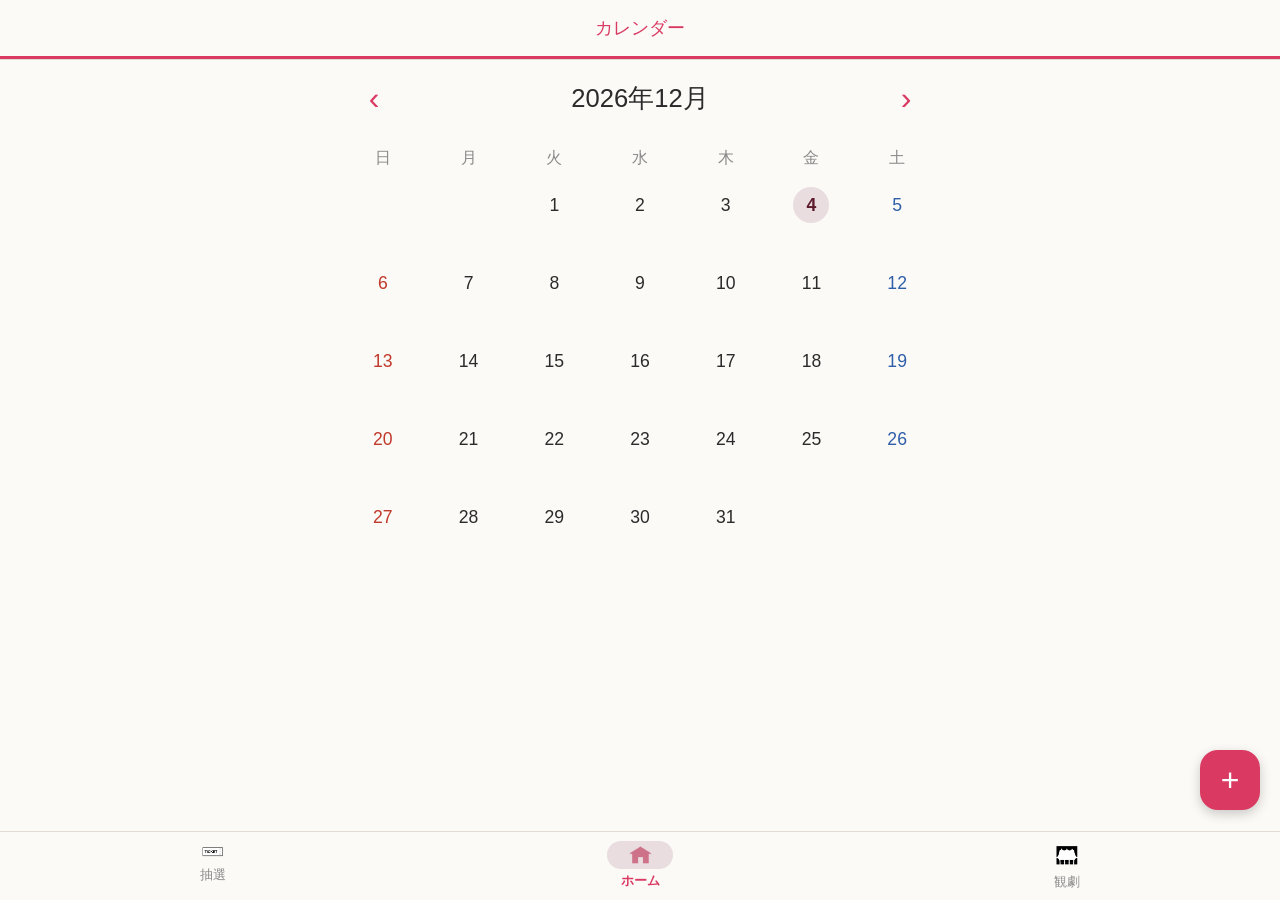
<file: index.html>
<!DOCTYPE html>
<html lang="ja">
<head>
  <meta charset="UTF-8">
  <meta name="viewport" content="width=device-width, initial-scale=1, viewport-fit=cover">
  <title>観劇スケジュール帳</title>
  <link rel="stylesheet" href="style.css?v=10">
</head>
<body>
  <!-- 上のタブ -->
  <nav class="top-tabs">
    <button class="tab active">カレンダー</button>
  </nav>

  <!-- カレンダー -->
  <div class="calendar">
    <div class="calendar-header">
      <button id="prev-btn" aria-label="前の月">‹</button>
      <h2 id="month-title"></h2>
      <button id="next-btn" aria-label="次の月">›</button>
    </div>

    <div class="weekdays">
      <div class="sun">日</div>
      <div>月</div>
      <div>火</div>
      <div>水</div>
      <div>木</div>
      <div>金</div>
      <div class="sat">土</div>
    </div>

    <div class="days" id="days"></div>
  </div>

  <!-- 観劇タブのページ(最初は隠しておく) -->
  <section class="page" id="kangeki-page">
    <div class="list-header">
      <div class="list-header-row">
        <h2 id="list-month"></h2>
        <button class="filter-btn" id="filter-btn">🔍 条件を絞る</button>
      </div>

      <!-- 「条件を絞る」を押すと開く -->
      <div class="filter-panel" id="filter-panel">
        <label class="filter-item">
          <span>年</span>
          <select id="filter-year"><option value="">すべて</option></select>
        </label>
        <label class="filter-item">
          <span>会場</span>
          <select id="filter-theater"><option value="">すべて</option></select>
        </label>
        <button class="text-link" id="filter-reset">条件をリセット</button>
      </div>
    </div>
    <div class="kangeki-list" id="kangeki-list"></div>
  </section>

    <!-- 抽選タブのページ(最初は隠しておく) -->
  <section class="page" id="chusen-page">
    <div class="list-header">
      <div class="list-header-row">
        <h2 id="chusen-list-month"></h2>
        <button class="filter-btn" id="chusen-filter-btn">🔍 条件を絞る</button>
      </div>

      <!-- 「条件を絞る」を押すと開く -->
      <div class="filter-panel" id="chusen-filter-panel">
        <label class="filter-item">
          <span>年</span>
          <select id="chusen-filter-year"><option value="">すべて</option></select>
        </label>
        <label class="filter-item">
          <span>状況</span>
          <select id="chusen-filter-status">
            <option value="">すべて</option>
            <option value="applied">申込中</option>
            <option value="won">当選・入金待ち</option>
            <option value="paid">入金済み</option>
            <option value="lost">落選</option>
          </select>
        </label>
        <button class="text-link" id="chusen-filter-reset">条件をリセット</button>
      </div>
    </div>
    <div class="kangeki-list" id="chusen-list"></div>
  </section>

  <!-- 下のナビゲーション -->
  <nav class="bottom-nav">
    <button class="nav-item" data-page="chusen">
      <span class="nav-icon"><img src="ticket.png" alt=""></span>
      <span>抽選</span>
    </button>
    <button class="nav-item active" data-page="home">
      <span class="nav-icon"><img src="home.png" alt=""></span>
      <span>ホーム</span>
    </button>
    <button class="nav-item" data-page="kangeki">
      <span class="nav-icon"><img src="kangeki.png" alt=""></span>
      <span>観劇</span>
    </button>
  </nav>

  <!-- 右下の追加ボタン -->
  <button class="fab" id="add-btn" aria-label="記録を追加">+</button>

  <!-- 記録を追加の画面(最初は隠しておく) -->
  <section class="add-screen" id="add-screen">
    <div class="add-header">
      <button class="close-btn" id="close-btn" aria-label="閉じる">×</button>
      <h2 id="add-title">記録を追加</h2>
    </div>

    <p class="add-label">カテゴリを選んでください</p>
    <div class="category-list">
      <button class="category-btn" data-category="chusen">
        <span class="category-icon"><img src="ticket.png" alt=""></span>
        <span>抽選期間</span>
      </button>
      <button class="category-btn" data-category="kangeki">
        <span class="category-icon"><img src="kangeki.png" alt=""></span>
        <span>観劇</span>
      </button>
    </div>

    <!-- 抽選期間のフォーム -->
    <div class="form" id="chusen-form">
      <label class="field">
        <span class="field-label">作品名 *</span>
        <input type="text" id="chusen-title" placeholder="作品名を入力">
      </label>

      <p class="form-section">抽選期間</p>
      <label class="field">
        <span class="field-label">抽選開始日</span>
        <input type="date" id="chusen-start">
      </label>

      <div class="arrow">↓</div>

      <label class="field">
        <span class="field-label">抽選締切日</span>
        <input type="date" id="chusen-end">
      </label>

      <p class="form-section">当落発表</p>
      <label class="field">
        <span class="field-label">当落発表日</span>
        <input type="date" id="result-date">
      </label>

      <!-- タップで開閉する入金のバー -->
      <details class="accordion">
        <summary>入金(分かっている場合のみ)</summary>
        <label class="field">
          <span class="field-label">入金期限</span>
          <input type="date" id="pay-deadline">
        </label>
        <label class="field">
          <span class="field-label">金額(円)</span>
          <input type="number" id="pay-amount" min="0" inputmode="numeric" placeholder="0">
        </label>
      </details>

      <span class="field-label">カレンダーに表示する色</span>
      <div class="color-list">
        <button class="color-btn selected" data-color="#e53935" style="background:#e53935" aria-label="赤"></button>
        <button class="color-btn" data-color="#ec6a9c" style="background:#ec6a9c" aria-label="ピンク"></button>
        <button class="color-btn" data-color="#f57c1f" style="background:#f57c1f" aria-label="オレンジ"></button>
        <button class="color-btn" data-color="#e0a800" style="background:#e0a800" aria-label="山吹色"></button>
        <button class="color-btn" data-color="#43a047" style="background:#43a047" aria-label="緑"></button>
        <button class="color-btn" data-color="#29a9e0" style="background:#29a9e0" aria-label="水色"></button>
        <button class="color-btn" data-color="#1f5fe0" style="background:#1f5fe0" aria-label="青"></button>
        <button class="color-btn" data-color="#8e44ad" style="background:#8e44ad" aria-label="紫"></button>
        <label class="color-btn color-custom" aria-label="好きな色を選ぶ">
          <input type="color" class="color-picker" value="#da3a62">
        </label>
      </div>

      <label class="field">
        <span class="field-label">メモ</span>
        <textarea id="chusen-memo" rows="3"></textarea>
      </label>

      <button class="save-btn" id="save-btn">✓ 保存</button>
    </div>

    <!-- 観劇のフォーム -->
    <div class="form" id="kangeki-form">
      <label class="field">
        <span class="field-label">作品名 *</span>
        <input type="text" id="kangeki-title" placeholder="作品名を入力">
      </label>

      <label class="field">
        <span class="field-label">観劇日 *</span>
        <input type="date" id="kangeki-date">
      </label>

      <label class="field">
        <span class="field-label">会場名</span>
        <input type="text" id="kangeki-theater" placeholder="例:東京建物 Brillia HALL">
      </label>

        <!-- 開場・開演時間を横に並べる -->
      <div class="time-row">
        <label class="field">
          <span class="field-label">開場時間</span>
          <input type="text" id="open-time" class="time-input" data-label="開場時間" data-step="15" data-default="12:00" placeholder="--:--" inputmode="numeric" autocomplete="off">
        </label>
        <label class="field">
          <span class="field-label">開演時間</span>
        <input type="text" id="start-time" class="time-input" data-label="開演時間" data-step="30" data-default="13:00" placeholder="--:--" inputmode="numeric" autocomplete="off">
        </label>
      </div>

      <!-- グッズリスト(最初から開いておく) -->
      <details class="accordion" open>
        <summary>グッズ</summary>
        <div class="goods-row goods-head">
          <span>品名</span><span>単価(円)</span><span>数量</span><span></span>
        </div>
        <div id="goods-list"></div>
        <button type="button" class="add-goods-btn" id="add-goods-btn">+ グッズを追加</button>
        <p class="goods-total">合計 <span id="goods-total">¥0</span></p>
      </details>

      <span class="field-label">カレンダーに表示する色</span>
      <div class="color-list">
        <button class="color-btn selected" data-color="#e53935" style="background:#e53935" aria-label="赤"></button>
        <button class="color-btn" data-color="#ec6a9c" style="background:#ec6a9c" aria-label="ピンク"></button>
        <button class="color-btn" data-color="#f57c1f" style="background:#f57c1f" aria-label="オレンジ"></button>
        <button class="color-btn" data-color="#e0a800" style="background:#e0a800" aria-label="山吹色"></button>
        <button class="color-btn" data-color="#43a047" style="background:#43a047" aria-label="緑"></button>
        <button class="color-btn" data-color="#29a9e0" style="background:#29a9e0" aria-label="水色"></button>
        <button class="color-btn" data-color="#1f5fe0" style="background:#1f5fe0" aria-label="青"></button>
        <button class="color-btn" data-color="#8e44ad" style="background:#8e44ad" aria-label="紫"></button>
        <label class="color-btn color-custom" aria-label="好きな色を選ぶ">
          <input type="color" class="color-picker" value="#da3a62">
        </label>
      </div>

      <label class="field">
        <span class="field-label">メモ</span>
        <textarea id="kangeki-memo" rows="3"></textarea>
      </label>

      <button class="save-btn" id="kangeki-save-btn">✓ 保存</button>
    </div>
  </section>

  <!-- 予定の詳細画面(最初は隠しておく) -->
  <section class="add-screen" id="detail-screen">
    <div class="add-header">
      <button class="close-btn" id="detail-close-btn" aria-label="閉じる">×</button>
      <h2>予定の詳細</h2>
    </div>

    <!-- ここに、タップした予定の情報をscript.jsで入れる -->
    <div id="detail-body"></div>

    <!-- 抽選の状況に合わせたボタン(観劇日の詳細を入力する など)をscript.jsで入れる -->
    <div class="status-actions" id="status-actions"></div>

    <button class="hensyuu-btn" id="edit-btn">編集する</button>
    <button class="delete-btn" id="delete-btn">この予定を削除する</button>
  </section>

  <!-- 抽選から観劇の詳細を入力する画面(最初は隠しておく) -->
  <section class="add-screen" id="win-screen">
    <div class="add-header">
      <button class="close-btn" id="win-close-btn" aria-label="閉じる">×</button>
      <h2>観劇の詳細を入力</h2>
    </div>

    <div class="form show">
      <label class="field">
        <span class="field-label">作品名</span>
        <input type="text" id="win-title" readonly>
      </label>

      <label class="field">
        <span class="field-label">観劇日 *</span>
        <input type="date" id="win-date">
      </label>

      <label class="field">
        <span class="field-label">会場名</span>
        <input type="text" id="win-theater" placeholder="例:東京建物 Brillia HALL">
      </label>

        <div class="time-row">
        <label class="field">
          <span class="field-label">開場時間</span>
          <input type="text" id="win-open-time" class="time-input" data-label="開場時間" data-step="15" data-default="12:00" placeholder="--:--" inputmode="numeric" autocomplete="off">
          <span class="field-label">開演時間</span>
          <input type="text" id="win-start-time" class="time-input" data-label="開演時間" data-step="30" data-default="13:00" placeholder="--:--" inputmode="numeric" autocomplete="off">
        </label>
      </div>

      <p class="form-section">入金</p>
      <label class="field">
        <span class="field-label">入金期限</span>
        <input type="date" id="win-pay-deadline">
      </label>
      <label class="field">
        <span class="field-label">金額(円)</span>
        <input type="number" id="win-pay-amount" min="0" inputmode="numeric" placeholder="0">
      </label>

      <button class="save-btn" id="win-save-btn">✓ 保存</button>
    </div>
  </section>

      <!-- 時間を選ぶ小さな窓(開場・開演時間の欄の下に出てくる) -->
  <div class="time-sheet-bg" id="time-sheet-bg">
    <div class="time-sheet" id="time-sheet">
      <!-- スライドで選ぶ -->
      <div class="ts-wheels" id="ts-wheels">
        <div class="ts-band"></div>
        <div class="ts-col" id="ts-hour"></div>
        <span class="ts-colon">:</span>
        <div class="ts-col" id="ts-minute"></div>
      </div>

      <div class="ts-footer">
        <button class="ts-cancel" id="ts-cancel">キャンセル</button>
        <button class="ts-ok" id="ts-ok">OK</button>
      </div>
    </div>
  </div>

  <script src="script.js?v=10"></script>
</body>
</html>
</file>
<file: style.css>
/* ===================================================
   色の設定:色を変えたいときは、ここだけ変えればOK
   =================================================== */
:root {
  --bg: #fbfaf7;          /* 画面の背景色 */
  --text: #2b2b2b;        /* 日付の文字色 */
  --sub-text: #8a8a8a;    /* 曜日・ラベルの文字色 */
  --main: #da3a62;        /* メインカラー(ボタンなど) */
  --today-bg: #e9dde0;    /* 今日の丸・選択中の背景色 */
  --today-text: #5c1a2b;  /* 今日の数字の色 */
  --sun: #c0392b;         /* 日曜日の文字色 */
  --sat: #2f5fa8;         /* 土曜日の文字色 */
  --line: #e2dbd2;        /* 区切り線・枠線の色 */
}

body {
  margin: 0;
  padding-bottom: 90px;   /* 下のナビにカレンダーが隠れないように */
  font-family: "Hiragino Sans", "Noto Sans JP", sans-serif;
  background: var(--bg);
  color: var(--text);
}

/* ===== 上のタブ ===== */
.top-tabs {
  display: flex;
  border-bottom: 1px solid var(--line);
  padding-top: env(safe-area-inset-top, 0px);
}

.tab {
  flex: 1;
  padding: 16px 0;
  border: none;
  border-bottom: 3px solid transparent;
  background: transparent;
  font-size: 1.1rem;
  color: var(--sub-text);
  cursor: pointer;
}

.tab.active {
  color: var(--main);
  border-bottom-color: var(--main);
}

/* ===== カレンダー ===== */
.calendar {
  max-width: 600px;
  margin: 0 auto;
  padding: 16px 8px;
}

.calendar-header {
  display: flex;
  justify-content: space-between;
  align-items: center;
  padding: 0 12px;
  margin-bottom: 16px;
}

.calendar-header h2 {
  margin: 0;
  font-size: 1.6rem;
  font-weight: normal;
}

.calendar-header button {
  width: 44px;
  height: 44px;
  border: none;
  border-radius: 50%;
  background: transparent;
  color: var(--main);
  font-size: 2rem;
  cursor: pointer;
}

.calendar-header button:hover {
  background: var(--today-bg);
}

.weekdays,
.days {
  display: grid;
  grid-template-columns: repeat(7, minmax(0, 1fr));  /* 長い作品名でも列の幅を変えない */
  text-align: center;
}

.weekdays div {
  padding: 12px 0;
  font-size: 1rem;
  color: var(--sub-text);
}

/* 日付のマス(数字と予定のバーを縦に並べる) */
.day {
  min-width: 0;           /* マスが中身に合わせて広がらないようにする */
  min-height: 72px;
  padding-top: 6px;
  display: flex;
  flex-direction: column;
  align-items: center;
  gap: 2px;
  font-size: 1.1rem;
}

.day.empty {
  visibility: hidden;
}

.day-num {
  width: 36px;
  height: 36px;
  display: flex;
  justify-content: center;
  align-items: center;
  border-radius: 50%;
}

.sun { color: var(--sun); }
.sat { color: var(--sat); }

.day.today .day-num {
  background: var(--today-bg);
  color: var(--today-text);
  font-weight: bold;
}

/* 予定の色のバー(タップで詳細画面) */
.event-bar {
  width: 100%;
  height: 16px;
  padding-left: 3px;
  box-sizing: border-box;
  font-size: 0.65rem;
  line-height: 16px;
  color: #fff;
  text-align: left;
  white-space: nowrap;
  overflow: hidden;
  text-overflow: ellipsis;  /* はみ出た作品名は「…」で切る */
  cursor: pointer;
}

/* 当落発表日のバー(点線の枠) */
.event-bar.result-bar {
  background: #fff;
  border: 1.5px dashed;
  border-radius: 3px;
  line-height: 13px;
  font-weight: bold;
}

/* 入金期限のバー(実線の枠) */
.event-bar.pay-bar {
  background: #fff;
  border: 1.5px solid;
  border-radius: 3px;
  line-height: 13px;
  font-weight: bold;
}

/* 入金済みのバーは薄く表示 */
.event-bar.pay-bar.done {
  opacity: 0.5;
}

/* ===== 下のナビゲーション ===== */
.bottom-nav {
  position: fixed;
  left: 0;
  right: 0;
  bottom: 0;
  display: flex;
  background: var(--bg);
  border-top: 1px solid var(--line);
  padding: 8px 0 calc(8px + env(safe-area-inset-bottom, 0px));
}

.nav-item {
  flex: 1;
  display: flex;
  flex-direction: column;
  align-items: center;
  gap: 4px;
  border: none;
  background: transparent;
  font-size: 0.8rem;
  color: var(--sub-text);
  cursor: pointer;
}

.nav-icon {
  font-size: 1.4rem;
  padding: 4px 20px;      /* 2つ目の数字で、選択中の背景の横幅が変わる */
  border-radius: 14px;
}

.nav-item.active {
  color: var(--main);
  font-weight: bold;
}

.nav-item.active .nav-icon {
  background: var(--today-bg);
}

/* アイコン画像の大きさ */
.nav-icon img {
  width: 26px;            /* ここの数字で横幅が変わる */
  height: auto;
  display: block;
}

/* ===== 右下の追加ボタン ===== */
.fab {
  position: fixed;
  right: 20px;
  bottom: calc(90px + env(safe-area-inset-bottom, 0px));
  width: 60px;
  height: 60px;
  border: none;
  border-radius: 18px;
  background: var(--main);
  color: #fff;
  font-size: 2rem;
  box-shadow: 0 4px 12px rgba(0, 0, 0, 0.2);
  cursor: pointer;
}

/* ===== 追加画面・詳細画面(共通) ===== */
.add-screen {
  display: none;
  position: fixed;
  inset: 0;
  z-index: 10;
  overflow-y: auto;
  background: var(--bg);
  padding: env(safe-area-inset-top, 0px) 16px 16px;
}

.add-screen.open {
  display: block;
}

.add-header {
  display: flex;
  align-items: center;
  gap: 8px;
  padding: 12px 0;
  border-bottom: 1px solid var(--line);
}

.add-header h2 {
  margin: 0;
  font-size: 1.3rem;
}

.close-btn {
  width: 44px;
  height: 44px;
  border: none;
  background: transparent;
  color: var(--main);
  font-size: 1.8rem;
  cursor: pointer;
}

.add-label {
  margin: 24px 0 12px;
  color: var(--sub-text);
}

/* カテゴリのボタン */
.category-list {
  display: grid;
  grid-template-columns: 1fr 1fr;
  gap: 12px;
}

.category-btn {
  display: flex;
  flex-direction: column;
  align-items: center;
  gap: 4px;
  padding: 14px 0;
  border: 2px solid var(--line);
  border-radius: 12px;
  background: #fff;
  color: var(--text);
  font-size: 0.9rem;
  cursor: pointer;
}

.category-icon {
  font-size: 1.5rem;
}

.category-icon img {
  width: 32px;
  height: auto;
  display: block;
}

.category-btn.selected {
  border-color: var(--main);
  background: var(--today-bg);
  color: var(--main);
  font-weight: bold;
}

/* ===== 入力フォーム ===== */
.form {
  display: none;
  margin-top: 24px;
}

.form.show {
  display: block;
}

.field {
  display: block;
  width: 100%;
  margin-bottom: 16px;
}

.field-label {
  display: block;
  margin-bottom: 6px;
  font-size: 0.85rem;
  color: var(--sub-text);
}

.field input,
.field textarea {
  width: 100%;
  box-sizing: border-box;
  padding: 12px;
  border: 1px solid var(--line);
  border-radius: 10px;
  background: #fff;
  font-size: 1rem;
  font-family: inherit;
  color: var(--text);
}

.field input:focus,
.field textarea:focus {
  outline: 2px solid var(--main);
  border-color: transparent;
}

/* iPhoneで日付・時間の欄も横幅いっぱいにする */
.field input[type="date"],
.field input[type="time"] {
  -webkit-appearance: none;
  appearance: none;
  display: block;
  min-height: 46px;
  text-align: left;
}

.arrow {
  margin: -8px 0 8px;
  text-align: center;
  color: var(--sub-text);
}

/* 開場・開演時間を2列に並べる */
.time-row {
  display: grid;
  grid-template-columns: 1fr 1fr;
  gap: 12px;
}

/* ===== タップで開閉するバー(入金・グッズ) ===== */
.accordion {
  margin-bottom: 16px;
  border-top: 1px solid var(--line);
  border-bottom: 1px solid var(--line);
}

.accordion summary {
  display: flex;
  justify-content: space-between;
  padding: 14px 4px;
  font-weight: bold;
  list-style: none;
  cursor: pointer;
}

.accordion summary::-webkit-details-marker {
  display: none;
}

.accordion summary::after {
  content: "▾";
  color: var(--main);
  transition: transform 0.2s;
}

.accordion[open] summary::after {
  transform: rotate(180deg);
}

/* ===== グッズリスト ===== */
.goods-row {
  display: grid;
  grid-template-columns: 1fr 90px 56px 32px;  /* 品名 / 単価 / 数量 / 削除 */
  gap: 6px;
  align-items: center;
  margin-bottom: 8px;
}

.goods-head {
  margin-bottom: 4px;
  font-size: 0.8rem;
  color: var(--sub-text);
}

.goods-row input {
  width: 100%;
  box-sizing: border-box;
  padding: 10px 8px;
  border: 1px solid var(--line);
  border-radius: 8px;
  background: #fff;
  font-size: 0.95rem;
  font-family: inherit;
  color: var(--text);
}

.goods-delete {
  border: none;
  background: transparent;
  color: var(--sub-text);
  font-size: 1.3rem;
  cursor: pointer;
}

.add-goods-btn {
  width: 100%;
  padding: 10px;
  border: 1px dashed var(--main);
  border-radius: 8px;
  background: transparent;
  color: var(--main);
  font-size: 0.95rem;
  cursor: pointer;
}

.goods-total {
  display: flex;
  justify-content: space-between;
  margin: 12px 0 16px;
  padding-top: 12px;
  border-top: 1px solid var(--line);
  font-weight: bold;
}

#goods-total {
  font-size: 1.2rem;
  color: var(--main);
}

/* ===== 色の選択 ===== */
.color-list {
  display: flex;
  gap: 12px;
  margin-bottom: 16px;
}

.color-btn {
  width: 36px;
  height: 36px;
  border: 3px solid transparent;
  border-radius: 50%;
  cursor: pointer;
}

.color-btn.selected {
  border-color: var(--text);
  box-shadow: inset 0 0 0 2px #fff;
}

/* ===== 保存ボタン ===== */
.save-btn {
  width: 100%;
  margin-bottom: 24px;
  padding: 16px;
  border: none;
  border-radius: 12px;
  background: var(--main);
  color: #fff;
  font-size: 1rem;
  font-weight: bold;
  cursor: pointer;
}

/* ===== 予定の詳細画面 ===== */
/* 作品名(左に予定の色の線) */
.detail-title {
  margin: 24px 0 16px;
  padding-left: 12px;
  border-left: 6px solid;
  font-size: 1.4rem;
  font-weight: bold;
}

/* 項目1つ分(ラベル+内容) */
.detail-row {
  padding: 12px 0;
  border-bottom: 1px solid var(--line);
}

.detail-value {
  margin: 0;
  font-size: 1rem;
  white-space: pre-wrap;        /* メモの改行をそのまま表示 */
}

/* グッズ1行:品名 / 単価×数量 / 小計 */
.detail-goods-row {
  display: grid;
  grid-template-columns: 1fr auto auto;
  gap: 12px;
  padding: 4px 0;
}

/* 削除ボタン(誤って押さないよう、赤い枠線だけにする) */
.delete-btn {
  width: 100%;
  margin: 32px 0 24px;
  padding: 16px;
  border: 1px solid #c0392b;
  border-radius: 12px;
  background: transparent;
  color: #c0392b;
  font-size: 1rem;
  font-weight: bold;
  cursor: pointer;
}

/* ===== 抽選の状況ボタン ===== */
.status-actions {
  margin-top: 24px;
  text-align: center;
}

/* フォームの中の小見出し(抽選期間・当落発表・入金) */
.form-section {
  margin: 24px 0 8px;
  padding-bottom: 6px;
  border-bottom: 1px solid var(--line);
  font-size: 0.9rem;
  font-weight: bold;
  color: var(--main);
}

/* チケットの形のボタン(観劇日の詳細を入力する) */
.ticket-btn {
  position: relative;
  display: flex;
  width: 100%;
  padding: 0;
  border: none;
  border-radius: 14px;
  background: var(--main);
  background: linear-gradient(135deg, var(--main), color-mix(in srgb, var(--main) 65%, #fff));
  color: #fff;
  font-family: inherit;
  box-shadow: 0 4px 12px rgba(0, 0, 0, 0.18);
  cursor: pointer;
  transition: transform 0.1s, box-shadow 0.1s;
}

.ticket-btn:active {
  transform: translateY(2px);                 /* 押すと少し沈む */
  box-shadow: 0 1px 4px rgba(0, 0, 0, 0.18);
}

.ticket-main {
  flex: 1;
  padding: 16px 18px;
  text-align: left;
}

.ticket-title {
  display: block;
  font-size: 1.05rem;
  font-weight: bold;
}

.ticket-sub {
  display: block;
  margin-top: 4px;
  font-size: 0.8rem;
  opacity: 0.85;
}

/* 右側の半券(点線のもぎり線と矢印) */
.ticket-stub {
  position: relative;
  width: 56px;
  display: flex;
  justify-content: center;
  align-items: center;
  border-left: 2px dashed rgba(255, 255, 255, 0.6);
  font-size: 1.8rem;
}

/* もぎり線の上下の半円の切り込み */
.ticket-stub::before,
.ticket-stub::after {
  content: "";
  position: absolute;
  left: -9px;
  width: 16px;
  height: 16px;
  border-radius: 50%;
  background: var(--bg);
}

.ticket-stub::before { top: -8px; }
.ticket-stub::after { bottom: -8px; }

/* 入金したボタン(メインカラーの枠線の丸いボタン) */
.paid-btn {
  padding: 12px 28px;
  border: 2px solid var(--main);
  border-radius: 999px;
  background: #fff;
  color: var(--main);
  font-size: 1rem;
  font-weight: bold;
  cursor: pointer;
}

/* 別の観劇日も追加する(小さな文字のリンク) */
.text-link {
  display: block;
  margin: 12px auto 0;
  padding: 8px 16px;
  border: none;
  background: transparent;
  color: var(--sub-text);
  font-size: 0.85rem;
  text-decoration: underline;
  cursor: pointer;
}

/* 作品名(入力できない欄)は背景を少し灰色に */
.field input[readonly] {
  background: #f3f1ee;
  color: var(--sub-text);
}

/* 編集ボタン(メインカラーの枠線) */
.hensyuu-btn {
  width: 100%;
  margin-top: 32px;
  padding: 16px;
  border: 1px solid var(--main);
  border-radius: 12px;
  background: transparent;
  color: var(--main);
  font-size: 1rem;
  font-weight: bold;
  cursor: pointer;
}

.hensyuu-btn + .delete-btn {
  margin-top: 12px;   /* 編集ボタンのすぐ下に削除ボタン */
}

/* ===== 観劇タブ ===== */
.page {
  display: none;
  max-width: 600px;
  margin: 0 auto;
  padding: 0 12px;
}

.page.show {
  display: block;
}

/* 上の「◯年 ◯月」と条件を絞る(スクロールしても上に残る) */
.list-header {
  position: sticky;
  top: 0;
  z-index: 5;
  padding: calc(12px + env(safe-area-inset-top, 0px)) 4px 12px;
  background: var(--bg);
  border-bottom: 2px solid var(--main);
}

.list-header-row {
  display: flex;
  justify-content: space-between;
  align-items: center;
}

.list-header h2 {
  margin: 0;
  font-size: 1.4rem;
  font-weight: bold;
  white-space: nowrap;
}

/* 条件を絞るボタン */
.filter-btn {
  padding: 8px 14px;
  border: 1px solid var(--line);
  border-radius: 999px;
  background: #fff;
  color: var(--text);
  font-size: 0.85rem;
  font-family: inherit;
  cursor: pointer;
}

/* 絞り込み中はメインカラーにする */
.filter-btn.active {
  border-color: var(--main);
  background: var(--main);
  color: #fff;
}

/* 年・劇場の選択欄(押すと開く) */
.filter-panel {
  display: none;
  margin-top: 12px;
}

.filter-panel.open {
  display: block;
}

.filter-item {
  display: flex;
  align-items: center;
  gap: 12px;
  margin-bottom: 8px;
  font-size: 0.85rem;
  color: var(--sub-text);
}

.filter-item span {
  width: 32px;
}

.filter-item select {
  flex: 1;
  padding: 10px;
  border: 1px solid var(--line);
  border-radius: 10px;
  background: #fff;
  font-size: 0.95rem;
  font-family: inherit;
  color: var(--text);
}

.kangeki-list {
  padding-top: 4px;
}

/* 月の区切り */
.k-month-label {
  margin: 20px 4px 8px;
  font-size: 0.85rem;
  font-weight: bold;
  color: var(--sub-text);
}

/* 観劇のカード(横長のチケット) */
.k-card {
  display: flex;
  margin-bottom: 12px;
  border-radius: 14px;
  overflow: hidden;
  background: #fff;
  box-shadow: 0 2px 8px rgba(0, 0, 0, 0.08);
  cursor: pointer;
}

/* 左の日付部分(作品の色で塗る) */
.k-date {
  width: 76px;
  flex-shrink: 0;
  display: flex;
  flex-direction: column;
  justify-content: center;
  align-items: center;
  padding: 12px 0;
  color: #fff;
  border-right: 2px dashed rgba(255, 255, 255, 0.7);  /* もぎり線 */
}

.k-m { font-size: 0.8rem; }
.k-d { font-size: 1.8rem; font-weight: bold; line-height: 1.1; }
.k-w { font-size: 0.75rem; }

/* 右の作品の情報 */
.k-info {
  position: relative;
  flex: 1;
  min-width: 0;
  padding: 12px 14px;
}

.k-title {
  margin: 0 0 6px;
  padding-right: 56px;          /* 「あと◯日」と重ならないように */
  font-size: 1.05rem;
  font-weight: bold;
  white-space: nowrap;
  overflow: hidden;
  text-overflow: ellipsis;
}

.k-sub {
  margin: 2px 0 0;
  font-size: 0.85rem;
  color: var(--sub-text);
}

/* 一番近い観劇の「あと◯日」 */
.k-badge {
  position: absolute;
  top: 12px;
  right: 12px;
  padding: 2px 10px;
  border-radius: 999px;
  background: var(--main);
  color: #fff;
  font-size: 0.75rem;
  font-weight: bold;
}

/* 終わった観劇は灰色(タップで詳細は見られる) */
.k-card.past {
  filter: grayscale(1);
  opacity: 0.55;
}

.k-empty {
  margin-top: 40px;
  text-align: center;
  color: var(--sub-text);
}

/* 当落発表の前に出す「あと◯日」の表示 */
.wait-box {
  padding: 16px;
  border: 1.5px dashed var(--main);
  border-radius: 14px;
  background: var(--today-bg);
  color: var(--main);
  font-size: 1rem;
}

.wait-box strong {
  font-size: 1.3rem;
}

/* 時間の選択欄(時 : 分) */
.time-select {
  display: flex;
  align-items: center;
  gap: 4px;
}

.time-select select {
  flex: 1;
  min-width: 0;
  padding: 12px 8px;
  border: 1px solid var(--line);
  border-radius: 10px;
  background: #fff;
  font-size: 1rem;
  font-family: inherit;
  color: var(--text);
}

/* ===== 時間を選ぶシート ===== */
/* 開場・開演時間の欄(タップでシートが開く) */
.field input.time-input {
  background: #fff;
  color: var(--text);
}

/* 小さな窓の入れ物(後ろの画面はそのまま押せる) */
.time-sheet-bg {
  display: none;
  position: fixed;
  inset: 0;
  z-index: 20;
  pointer-events: none;
}

.time-sheet-bg.open {
  display: block;
}

/* 時間の欄の下に出る小さな窓 */
.time-sheet {
  position: absolute;      /* 場所は script.js で時間の欄の下に合わせる */
  width: 240px;
  padding: 10px;
  box-sizing: border-box;
  border: 1px solid var(--line);
  border-radius: 14px;
  background: #fff;
  box-shadow: 0 8px 24px rgba(0, 0, 0, 0.18);
  pointer-events: auto;    /* 窓の中は押せるようにする */
}

/* スライドで選ぶ部分 */
.ts-wheels {
  position: relative;
  display: flex;
  align-items: center;
  gap: 4px;
  height: 180px;           /* 数字5つ分 */
}

/* 真ん中の選ばれている帯 */
.ts-band {
  position: absolute;
  left: 0;
  right: 0;
  top: 50%;
  height: 36px;
  transform: translateY(-50%);
  border-radius: 10px;
  background: var(--today-bg);
  pointer-events: none;
}

/* 時・分の列(上下にスライドできる) */
.ts-col {
  position: relative;
  z-index: 1;
  flex: 1;
  height: 100%;
  box-sizing: border-box;
  padding: 72px 0;         /* 一番上・一番下の数字も真ん中に来られるように */
  overflow-y: scroll;
  scroll-snap-type: y mandatory;   /* 数字の位置でピタッと止まる */
  scrollbar-width: none;
  text-align: center;
  -webkit-mask-image: linear-gradient(transparent, #000 30%, #000 70%, transparent);
  mask-image: linear-gradient(transparent, #000 30%, #000 70%, transparent);
}

.ts-col::-webkit-scrollbar {
  display: none;
}

.ts-item {
  height: 36px;            /* script.js の ITEM_HEIGHT と同じにする */
  line-height: 36px;
  scroll-snap-align: center;
  scroll-snap-stop: always; /* 指でスッと動かしても、1つずつ止まる */
  font-size: 1.1rem;
  color: var(--sub-text);
  cursor: pointer;
}

.ts-item.selected {
  color: var(--main);
  font-size: 1.3rem;
  font-weight: bold;
}

.ts-colon {
  z-index: 1;
  font-size: 1.2rem;
  font-weight: bold;
}

/* キャンセル・OK */
.ts-footer {
  display: flex;
  justify-content: space-between;
  margin-top: 6px;
}

.ts-cancel,
.ts-ok {
  padding: 6px 10px;
  border: none;
  background: transparent;
  color: var(--main);
  font-size: 0.95rem;
  font-family: inherit;
  cursor: pointer;
}

.ts-ok {
  font-weight: bold;
}

/* ===== 抽選タブ ===== */
/* 左の締切日(白地に作品の色の点線の枠で、観劇タブと区別する) */
.c-date {
  width: 76px;
  flex-shrink: 0;
  display: flex;
  flex-direction: column;
  justify-content: center;
  align-items: center;
  padding: 10px 0;
  box-sizing: border-box;
  border: 2px dashed;      /* 色は script.js で作品の色にする */
  border-radius: 14px 0 0 14px;
  background: #fff;
}

.c-label {
  font-size: 0.7rem;
  font-weight: bold;
}

/* 右上の状況の札 */
.c-status {
  position: absolute;
  top: 12px;
  right: 12px;
  padding: 2px 10px;
  border-radius: 999px;
  font-size: 0.75rem;
  font-weight: bold;
}

.c-status-applied {
  border: 1px solid var(--main);
  color: var(--main);
}

.c-status-won {
  background: var(--main);
  color: #fff;
}

.c-status-paid {
  background: var(--line);
  color: var(--sub-text);
}

/* 抽選カードのタイトルは札と重ならないように */
.c-card .k-title {
  padding-right: 72px;
}

/* 一番下の「次にやること」 */
.c-next {
  margin: 6px 0 0;
  font-size: 0.85rem;
  font-weight: bold;
  color: var(--main);
}

/* ===== 色の選択(8色+好きな色) ===== */
/* 入りきらないときは折り返す */
.color-list {
  flex-wrap: wrap;
  gap: 8px;
}

.color-btn {
  width: 32px;
  height: 32px;
  padding: 0;
  box-sizing: border-box;
}

/* 🎨 好きな色のボタン(まだ選んでいないときは虹色) */
.color-custom {
  position: relative;
  overflow: hidden;
  background: conic-gradient(red, orange, yellow, lime, cyan, blue, magenta, red);
}

/* 色を選ぶ部品は見えなくして、ボタン全体に重ねる */
.color-custom .color-picker {
  position: absolute;
  inset: 0;
  width: 100%;
  height: 100%;
  padding: 0;
  border: none;
  opacity: 0;
  cursor: pointer;
}

/* 薄い色のバーでも白い文字が読めるように、うっすら影を付ける */
.event-bar:not(.result-bar):not(.pay-bar),
.k-date {
  text-shadow: 0 0 2px rgba(0, 0, 0, 0.35);
}

/* 予定がない段の、見えない空のバー(下の段の位置をそろえるため) */
.event-bar.spacer {
  visibility: hidden;
}

/* 予定の始まりと終わりの日は、すき間をあけて角を丸くする */
.event-bar.bar-start {
  border-left: 2px solid var(--bg);
  border-radius: 6px 0 0 6px;
}

.event-bar.bar-end {
  border-right: 2px solid var(--bg);
  border-radius: 0 6px 6px 0;
}

.event-bar.bar-start.bar-end {
  border-radius: 6px;
}

/* ===== 落選 ===== */
/* 抽選タブの「落選」の札 */
.c-status-lost {
  border: 1px solid var(--line);
  color: var(--sub-text);
}

/* 落選した抽選のバーは薄くする */
.event-bar.lost {
  opacity: 0.35;
}

/* 落選したボタン(当選のボタンより目立たない灰色の枠線) */
.lost-btn {
  margin-top: 16px;
  padding: 12px 28px;
  border: 2px solid var(--line);
  border-radius: 999px;
  background: #fff;
  color: var(--sub-text);
  font-size: 1rem;
  font-weight: bold;
  font-family: inherit;
  cursor: pointer;
}

/* ===== 祝日 ===== */
/* 祝日は日曜と同じ赤にする */
.day.holiday {
  color: var(--sun);
}

/* 数字の下の祝日の名前(長いときは「…」で切る) */
.day-holiday {
  max-width: 100%;
  height: 11px;
  margin-top: -4px;
  font-size: 0.55rem;
  line-height: 11px;
  white-space: nowrap;
  overflow: hidden;
  text-overflow: ellipsis;
}

/* スマホ用の候補リスト */
.suggest-box {
  margin-top: 4px;
  max-height: 200px;
  overflow-y: auto;
  background: #fff;
  border: 1px solid var(--line);
  border-radius: 10px;
  box-shadow: 0 4px 16px rgba(0, 0, 0, 0.12);
}
.suggest-box[hidden] {
  display: none;
}
.suggest-item {
  display: block;
  width: 100%;
  padding: 12px 14px;
  border: none;
  border-bottom: 1px solid var(--line);
  background: none;
  text-align: left;
  font-size: 15px;
  color: var(--text);
}
.suggest-item:last-child {
  border-bottom: none;
}
.suggest-item:active {
  background: var(--today-bg);
}
</file>
<file: 観劇スケジュール帳/style.css>
/* ===================================================
   色の設定:色を変えたいときは、ここだけ変えればOK
   =================================================== */
:root {
  --bg: #fbfaf7;          /* 画面の背景色 */
  --text: #2b2b2b;        /* 日付の文字色 */
  --sub-text: #8a8a8a;    /* 曜日・ラベルの文字色 */
  --main: #da3a62;        /* メインカラー(ボタンなど) */
  --today-bg: #e9dde0;    /* 今日の丸・選択中の背景色 */
  --today-text: #5c1a2b;  /* 今日の数字の色 */
  --sun: #c0392b;         /* 日曜日の文字色 */
  --sat: #2f5fa8;         /* 土曜日の文字色 */
  --line: #e2dbd2;        /* 区切り線・枠線の色 */
}

body {
  margin: 0;
  padding-bottom: 90px;   /* 下のナビにカレンダーが隠れないように */
  font-family: "Hiragino Sans", "Noto Sans JP", sans-serif;
  background: var(--bg);
  color: var(--text);
}

/* ===== 上のタブ ===== */
.top-tabs {
  display: flex;
  border-bottom: 1px solid var(--line);
  padding-top: env(safe-area-inset-top, 0px);
}

.tab {
  flex: 1;
  padding: 16px 0;
  border: none;
  border-bottom: 3px solid transparent;
  background: transparent;
  font-size: 1.1rem;
  color: var(--sub-text);
  cursor: pointer;
}

.tab.active {
  color: var(--main);
  border-bottom-color: var(--main);
}

/* ===== カレンダー ===== */
.calendar {
  max-width: 600px;
  margin: 0 auto;
  padding: 16px 8px;
}

.calendar-header {
  display: flex;
  justify-content: space-between;
  align-items: center;
  padding: 0 12px;
  margin-bottom: 16px;
}

.calendar-header h2 {
  margin: 0;
  font-size: 1.6rem;
  font-weight: normal;
}

.calendar-header button {
  width: 44px;
  height: 44px;
  border: none;
  border-radius: 50%;
  background: transparent;
  color: var(--main);
  font-size: 2rem;
  cursor: pointer;
}

.calendar-header button:hover {
  background: var(--today-bg);
}

.weekdays,
.days {
  display: grid;
  grid-template-columns: repeat(7, minmax(0, 1fr));  /* 長い作品名でも列の幅を変えない */
  text-align: center;
}

.weekdays div {
  padding: 12px 0;
  font-size: 1rem;
  color: var(--sub-text);
}

/* 日付のマス(数字と予定のバーを縦に並べる) */
.day {
  min-width: 0;           /* マスが中身に合わせて広がらないようにする */
  min-height: 72px;
  padding-top: 6px;
  display: flex;
  flex-direction: column;
  align-items: center;
  gap: 2px;
  font-size: 1.1rem;
}

.day.empty {
  visibility: hidden;
}

.day-num {
  width: 36px;
  height: 36px;
  display: flex;
  justify-content: center;
  align-items: center;
  border-radius: 50%;
}

.sun { color: var(--sun); }
.sat { color: var(--sat); }

.day.today .day-num {
  background: var(--today-bg);
  color: var(--today-text);
  font-weight: bold;
}

/* 予定の色のバー(タップで詳細画面) */
.event-bar {
  width: 100%;
  height: 16px;
  padding-left: 3px;
  box-sizing: border-box;
  font-size: 0.65rem;
  line-height: 16px;
  color: #fff;
  text-align: left;
  white-space: nowrap;
  overflow: hidden;
  text-overflow: ellipsis;  /* はみ出た作品名は「…」で切る */
  cursor: pointer;
}

/* 当落発表日のバー(点線の枠) */
.event-bar.result-bar {
  background: #fff;
  border: 1.5px dashed;
  border-radius: 3px;
  line-height: 13px;
  font-weight: bold;
}

/* 入金期限のバー(実線の枠) */
.event-bar.pay-bar {
  background: #fff;
  border: 1.5px solid;
  border-radius: 3px;
  line-height: 13px;
  font-weight: bold;
}

/* 入金済みのバーは薄く表示 */
.event-bar.pay-bar.done {
  opacity: 0.5;
}

/* ===== 下のナビゲーション ===== */
.bottom-nav {
  position: fixed;
  left: 0;
  right: 0;
  bottom: 0;
  display: flex;
  background: var(--bg);
  border-top: 1px solid var(--line);
  padding: 8px 0 calc(8px + env(safe-area-inset-bottom, 0px));
}

.nav-item {
  flex: 1;
  display: flex;
  flex-direction: column;
  align-items: center;
  gap: 4px;
  border: none;
  background: transparent;
  font-size: 0.8rem;
  color: var(--sub-text);
  cursor: pointer;
}

.nav-icon {
  font-size: 1.4rem;
  padding: 4px 20px;      /* 2つ目の数字で、選択中の背景の横幅が変わる */
  border-radius: 14px;
}

.nav-item.active {
  color: var(--main);
  font-weight: bold;
}

.nav-item.active .nav-icon {
  background: var(--today-bg);
}

/* アイコン画像の大きさ */
.nav-icon img {
  width: 26px;            /* ここの数字で横幅が変わる */
  height: auto;
  display: block;
}

/* ===== 右下の追加ボタン ===== */
.fab {
  position: fixed;
  right: 20px;
  bottom: calc(90px + env(safe-area-inset-bottom, 0px));
  width: 60px;
  height: 60px;
  border: none;
  border-radius: 18px;
  background: var(--main);
  color: #fff;
  font-size: 2rem;
  box-shadow: 0 4px 12px rgba(0, 0, 0, 0.2);
  cursor: pointer;
}

/* ===== 追加画面・詳細画面(共通) ===== */
.add-screen {
  display: none;
  position: fixed;
  inset: 0;
  z-index: 10;
  overflow-y: auto;
  background: var(--bg);
  padding: env(safe-area-inset-top, 0px) 16px 16px;
}

.add-screen.open {
  display: block;
}

.add-header {
  display: flex;
  align-items: center;
  gap: 8px;
  padding: 12px 0;
  border-bottom: 1px solid var(--line);
}

.add-header h2 {
  margin: 0;
  font-size: 1.3rem;
}

.close-btn {
  width: 44px;
  height: 44px;
  border: none;
  background: transparent;
  color: var(--main);
  font-size: 1.8rem;
  cursor: pointer;
}

.add-label {
  margin: 24px 0 12px;
  color: var(--sub-text);
}

/* カテゴリのボタン */
.category-list {
  display: grid;
  grid-template-columns: 1fr 1fr;
  gap: 12px;
}

.category-btn {
  display: flex;
  flex-direction: column;
  align-items: center;
  gap: 4px;
  padding: 14px 0;
  border: 2px solid var(--line);
  border-radius: 12px;
  background: #fff;
  color: var(--text);
  font-size: 0.9rem;
  cursor: pointer;
}

.category-icon {
  font-size: 1.5rem;
}

.category-icon img {
  width: 32px;
  height: auto;
  display: block;
}

.category-btn.selected {
  border-color: var(--main);
  background: var(--today-bg);
  color: var(--main);
  font-weight: bold;
}

/* ===== 入力フォーム ===== */
.form {
  display: none;
  margin-top: 24px;
}

.form.show {
  display: block;
}

.field {
  display: block;
  width: 100%;
  margin-bottom: 16px;
}

.field-label {
  display: block;
  margin-bottom: 6px;
  font-size: 0.85rem;
  color: var(--sub-text);
}

.field input,
.field textarea {
  width: 100%;
  box-sizing: border-box;
  padding: 12px;
  border: 1px solid var(--line);
  border-radius: 10px;
  background: #fff;
  font-size: 1rem;
  font-family: inherit;
  color: var(--text);
}

.field input:focus,
.field textarea:focus {
  outline: 2px solid var(--main);
  border-color: transparent;
}

/* iPhoneで日付・時間の欄も横幅いっぱいにする */
.field input[type="date"],
.field input[type="time"] {
  -webkit-appearance: none;
  appearance: none;
  display: block;
  min-height: 46px;
  text-align: left;
}

.arrow {
  margin: -8px 0 8px;
  text-align: center;
  color: var(--sub-text);
}

/* 開場・開演時間を2列に並べる */
.time-row {
  display: grid;
  grid-template-columns: 1fr 1fr;
  gap: 12px;
}

/* ===== タップで開閉するバー(入金・グッズ) ===== */
.accordion {
  margin-bottom: 16px;
  border-top: 1px solid var(--line);
  border-bottom: 1px solid var(--line);
}

.accordion summary {
  display: flex;
  justify-content: space-between;
  padding: 14px 4px;
  font-weight: bold;
  list-style: none;
  cursor: pointer;
}

.accordion summary::-webkit-details-marker {
  display: none;
}

.accordion summary::after {
  content: "▾";
  color: var(--main);
  transition: transform 0.2s;
}

.accordion[open] summary::after {
  transform: rotate(180deg);
}

/* ===== グッズリスト ===== */
.goods-row {
  display: grid;
  grid-template-columns: 1fr 90px 56px 32px;  /* 品名 / 単価 / 数量 / 削除 */
  gap: 6px;
  align-items: center;
  margin-bottom: 8px;
}

.goods-head {
  margin-bottom: 4px;
  font-size: 0.8rem;
  color: var(--sub-text);
}

.goods-row input {
  width: 100%;
  box-sizing: border-box;
  padding: 10px 8px;
  border: 1px solid var(--line);
  border-radius: 8px;
  background: #fff;
  font-size: 0.95rem;
  font-family: inherit;
  color: var(--text);
}

.goods-delete {
  border: none;
  background: transparent;
  color: var(--sub-text);
  font-size: 1.3rem;
  cursor: pointer;
}

.add-goods-btn {
  width: 100%;
  padding: 10px;
  border: 1px dashed var(--main);
  border-radius: 8px;
  background: transparent;
  color: var(--main);
  font-size: 0.95rem;
  cursor: pointer;
}

.goods-total {
  display: flex;
  justify-content: space-between;
  margin: 12px 0 16px;
  padding-top: 12px;
  border-top: 1px solid var(--line);
  font-weight: bold;
}

#goods-total {
  font-size: 1.2rem;
  color: var(--main);
}

/* ===== 色の選択 ===== */
.color-list {
  display: flex;
  gap: 12px;
  margin-bottom: 16px;
}

.color-btn {
  width: 36px;
  height: 36px;
  border: 3px solid transparent;
  border-radius: 50%;
  cursor: pointer;
}

.color-btn.selected {
  border-color: var(--text);
  box-shadow: inset 0 0 0 2px #fff;
}

/* ===== 保存ボタン ===== */
.save-btn {
  width: 100%;
  margin-bottom: 24px;
  padding: 16px;
  border: none;
  border-radius: 12px;
  background: var(--main);
  color: #fff;
  font-size: 1rem;
  font-weight: bold;
  cursor: pointer;
}

/* ===== 予定の詳細画面 ===== */
/* 作品名(左に予定の色の線) */
.detail-title {
  margin: 24px 0 16px;
  padding-left: 12px;
  border-left: 6px solid;
  font-size: 1.4rem;
  font-weight: bold;
}

/* 項目1つ分(ラベル+内容) */
.detail-row {
  padding: 12px 0;
  border-bottom: 1px solid var(--line);
}

.detail-value {
  margin: 0;
  font-size: 1rem;
  white-space: pre-wrap;        /* メモの改行をそのまま表示 */
}

/* グッズ1行:品名 / 単価×数量 / 小計 */
.detail-goods-row {
  display: grid;
  grid-template-columns: 1fr auto auto;
  gap: 12px;
  padding: 4px 0;
}

/* 削除ボタン(誤って押さないよう、赤い枠線だけにする) */
.delete-btn {
  width: 100%;
  margin: 32px 0 24px;
  padding: 16px;
  border: 1px solid #c0392b;
  border-radius: 12px;
  background: transparent;
  color: #c0392b;
  font-size: 1rem;
  font-weight: bold;
  cursor: pointer;
}

/* ===== 抽選の状況ボタン ===== */
.status-actions {
  margin-top: 24px;
  text-align: center;
}

/* フォームの中の小見出し(抽選期間・当落発表・入金) */
.form-section {
  margin: 24px 0 8px;
  padding-bottom: 6px;
  border-bottom: 1px solid var(--line);
  font-size: 0.9rem;
  font-weight: bold;
  color: var(--main);
}

/* チケットの形のボタン(観劇日の詳細を入力する) */
.ticket-btn {
  position: relative;
  display: flex;
  width: 100%;
  padding: 0;
  border: none;
  border-radius: 14px;
  background: var(--main);
  background: linear-gradient(135deg, var(--main), color-mix(in srgb, var(--main) 65%, #fff));
  color: #fff;
  font-family: inherit;
  box-shadow: 0 4px 12px rgba(0, 0, 0, 0.18);
  cursor: pointer;
  transition: transform 0.1s, box-shadow 0.1s;
}

.ticket-btn:active {
  transform: translateY(2px);                 /* 押すと少し沈む */
  box-shadow: 0 1px 4px rgba(0, 0, 0, 0.18);
}

.ticket-main {
  flex: 1;
  padding: 16px 18px;
  text-align: left;
}

.ticket-title {
  display: block;
  font-size: 1.05rem;
  font-weight: bold;
}

.ticket-sub {
  display: block;
  margin-top: 4px;
  font-size: 0.8rem;
  opacity: 0.85;
}

/* 右側の半券(点線のもぎり線と矢印) */
.ticket-stub {
  position: relative;
  width: 56px;
  display: flex;
  justify-content: center;
  align-items: center;
  border-left: 2px dashed rgba(255, 255, 255, 0.6);
  font-size: 1.8rem;
}

/* もぎり線の上下の半円の切り込み */
.ticket-stub::before,
.ticket-stub::after {
  content: "";
  position: absolute;
  left: -9px;
  width: 16px;
  height: 16px;
  border-radius: 50%;
  background: var(--bg);
}

.ticket-stub::before { top: -8px; }
.ticket-stub::after { bottom: -8px; }

/* 入金したボタン(メインカラーの枠線の丸いボタン) */
.paid-btn {
  padding: 12px 28px;
  border: 2px solid var(--main);
  border-radius: 999px;
  background: #fff;
  color: var(--main);
  font-size: 1rem;
  font-weight: bold;
  cursor: pointer;
}

/* 別の観劇日も追加する(小さな文字のリンク) */
.text-link {
  display: block;
  margin: 12px auto 0;
  padding: 8px 16px;
  border: none;
  background: transparent;
  color: var(--sub-text);
  font-size: 0.85rem;
  text-decoration: underline;
  cursor: pointer;
}

/* 作品名(入力できない欄)は背景を少し灰色に */
.field input[readonly] {
  background: #f3f1ee;
  color: var(--sub-text);
}

/* 編集ボタン(メインカラーの枠線) */
.hensyuu-btn {
  width: 100%;
  margin-top: 32px;
  padding: 16px;
  border: 1px solid var(--main);
  border-radius: 12px;
  background: transparent;
  color: var(--main);
  font-size: 1rem;
  font-weight: bold;
  cursor: pointer;
}

.hensyuu-btn + .delete-btn {
  margin-top: 12px;   /* 編集ボタンのすぐ下に削除ボタン */
}

/* ===== 観劇タブ ===== */
.page {
  display: none;
  max-width: 600px;
  margin: 0 auto;
  padding: 0 12px;
}

.page.show {
  display: block;
}

/* 上の「◯年 ◯月」と条件を絞る(スクロールしても上に残る) */
.list-header {
  position: sticky;
  top: 0;
  z-index: 5;
  padding: calc(12px + env(safe-area-inset-top, 0px)) 4px 12px;
  background: var(--bg);
  border-bottom: 2px solid var(--main);
}

.list-header-row {
  display: flex;
  justify-content: space-between;
  align-items: center;
}

.list-header h2 {
  margin: 0;
  font-size: 1.4rem;
  font-weight: bold;
  white-space: nowrap;
}

/* 条件を絞るボタン */
.filter-btn {
  padding: 8px 14px;
  border: 1px solid var(--line);
  border-radius: 999px;
  background: #fff;
  color: var(--text);
  font-size: 0.85rem;
  font-family: inherit;
  cursor: pointer;
}

/* 絞り込み中はメインカラーにする */
.filter-btn.active {
  border-color: var(--main);
  background: var(--main);
  color: #fff;
}

/* 年・劇場の選択欄(押すと開く) */
.filter-panel {
  display: none;
  margin-top: 12px;
}

.filter-panel.open {
  display: block;
}

.filter-item {
  display: flex;
  align-items: center;
  gap: 12px;
  margin-bottom: 8px;
  font-size: 0.85rem;
  color: var(--sub-text);
}

.filter-item span {
  width: 32px;
}

.filter-item select {
  flex: 1;
  padding: 10px;
  border: 1px solid var(--line);
  border-radius: 10px;
  background: #fff;
  font-size: 0.95rem;
  font-family: inherit;
  color: var(--text);
}

.kangeki-list {
  padding-top: 4px;
}

/* 月の区切り */
.k-month-label {
  margin: 20px 4px 8px;
  font-size: 0.85rem;
  font-weight: bold;
  color: var(--sub-text);
}

/* 観劇のカード(横長のチケット) */
.k-card {
  display: flex;
  margin-bottom: 12px;
  border-radius: 14px;
  overflow: hidden;
  background: #fff;
  box-shadow: 0 2px 8px rgba(0, 0, 0, 0.08);
  cursor: pointer;
}

/* 左の日付部分(作品の色で塗る) */
.k-date {
  width: 76px;
  flex-shrink: 0;
  display: flex;
  flex-direction: column;
  justify-content: center;
  align-items: center;
  padding: 12px 0;
  color: #fff;
  border-right: 2px dashed rgba(255, 255, 255, 0.7);  /* もぎり線 */
}

.k-m { font-size: 0.8rem; }
.k-d { font-size: 1.8rem; font-weight: bold; line-height: 1.1; }
.k-w { font-size: 0.75rem; }

/* 右の作品の情報 */
.k-info {
  position: relative;
  flex: 1;
  min-width: 0;
  padding: 12px 14px;
}

.k-title {
  margin: 0 0 6px;
  padding-right: 56px;          /* 「あと◯日」と重ならないように */
  font-size: 1.05rem;
  font-weight: bold;
  white-space: nowrap;
  overflow: hidden;
  text-overflow: ellipsis;
}

.k-sub {
  margin: 2px 0 0;
  font-size: 0.85rem;
  color: var(--sub-text);
}

/* 一番近い観劇の「あと◯日」 */
.k-badge {
  position: absolute;
  top: 12px;
  right: 12px;
  padding: 2px 10px;
  border-radius: 999px;
  background: var(--main);
  color: #fff;
  font-size: 0.75rem;
  font-weight: bold;
}

/* 終わった観劇は灰色(タップで詳細は見られる) */
.k-card.past {
  filter: grayscale(1);
  opacity: 0.55;
}

.k-empty {
  margin-top: 40px;
  text-align: center;
  color: var(--sub-text);
}

/* 当落発表の前に出す「あと◯日」の表示 */
.wait-box {
  padding: 16px;
  border: 1.5px dashed var(--main);
  border-radius: 14px;
  background: var(--today-bg);
  color: var(--main);
  font-size: 1rem;
}

.wait-box strong {
  font-size: 1.3rem;
}

/* 時間の選択欄(時 : 分) */
.time-select {
  display: flex;
  align-items: center;
  gap: 4px;
}

.time-select select {
  flex: 1;
  min-width: 0;
  padding: 12px 8px;
  border: 1px solid var(--line);
  border-radius: 10px;
  background: #fff;
  font-size: 1rem;
  font-family: inherit;
  color: var(--text);
}

/* ===== 時間を選ぶシート ===== */
/* 開場・開演時間の欄(タップでシートが開く) */
.field input.time-input {
  background: #fff;
  color: var(--text);
}

/* 小さな窓の入れ物(後ろの画面はそのまま押せる) */
.time-sheet-bg {
  display: none;
  position: fixed;
  inset: 0;
  z-index: 20;
  pointer-events: none;
}

.time-sheet-bg.open {
  display: block;
}

/* 時間の欄の下に出る小さな窓 */
.time-sheet {
  position: absolute;      /* 場所は script.js で時間の欄の下に合わせる */
  width: 240px;
  padding: 10px;
  box-sizing: border-box;
  border: 1px solid var(--line);
  border-radius: 14px;
  background: #fff;
  box-shadow: 0 8px 24px rgba(0, 0, 0, 0.18);
  pointer-events: auto;    /* 窓の中は押せるようにする */
}

/* スライドで選ぶ部分 */
.ts-wheels {
  position: relative;
  display: flex;
  align-items: center;
  gap: 4px;
  height: 180px;           /* 数字5つ分 */
}

/* 真ん中の選ばれている帯 */
.ts-band {
  position: absolute;
  left: 0;
  right: 0;
  top: 50%;
  height: 36px;
  transform: translateY(-50%);
  border-radius: 10px;
  background: var(--today-bg);
  pointer-events: none;
}

/* 時・分の列(上下にスライドできる) */
.ts-col {
  position: relative;
  z-index: 1;
  flex: 1;
  height: 100%;
  box-sizing: border-box;
  padding: 72px 0;         /* 一番上・一番下の数字も真ん中に来られるように */
  overflow-y: scroll;
  scroll-snap-type: y mandatory;   /* 数字の位置でピタッと止まる */
  scrollbar-width: none;
  text-align: center;
  -webkit-mask-image: linear-gradient(transparent, #000 30%, #000 70%, transparent);
  mask-image: linear-gradient(transparent, #000 30%, #000 70%, transparent);
}

.ts-col::-webkit-scrollbar {
  display: none;
}

.ts-item {
  height: 36px;            /* script.js の ITEM_HEIGHT と同じにする */
  line-height: 36px;
  scroll-snap-align: center;
  scroll-snap-stop: always; /* 指でスッと動かしても、1つずつ止まる */
  font-size: 1.1rem;
  color: var(--sub-text);
  cursor: pointer;
}

.ts-item.selected {
  color: var(--main);
  font-size: 1.3rem;
  font-weight: bold;
}

.ts-colon {
  z-index: 1;
  font-size: 1.2rem;
  font-weight: bold;
}

/* キャンセル・OK */
.ts-footer {
  display: flex;
  justify-content: space-between;
  margin-top: 6px;
}

.ts-cancel,
.ts-ok {
  padding: 6px 10px;
  border: none;
  background: transparent;
  color: var(--main);
  font-size: 0.95rem;
  font-family: inherit;
  cursor: pointer;
}

.ts-ok {
  font-weight: bold;
}

/* ===== 抽選タブ ===== */
/* 左の締切日(白地に作品の色の点線の枠で、観劇タブと区別する) */
.c-date {
  width: 76px;
  flex-shrink: 0;
  display: flex;
  flex-direction: column;
  justify-content: center;
  align-items: center;
  padding: 10px 0;
  box-sizing: border-box;
  border: 2px dashed;      /* 色は script.js で作品の色にする */
  border-radius: 14px 0 0 14px;
  background: #fff;
}

.c-label {
  font-size: 0.7rem;
  font-weight: bold;
}

/* 右上の状況の札 */
.c-status {
  position: absolute;
  top: 12px;
  right: 12px;
  padding: 2px 10px;
  border-radius: 999px;
  font-size: 0.75rem;
  font-weight: bold;
}

.c-status-applied {
  border: 1px solid var(--main);
  color: var(--main);
}

.c-status-won {
  background: var(--main);
  color: #fff;
}

.c-status-paid {
  background: var(--line);
  color: var(--sub-text);
}

/* 抽選カードのタイトルは札と重ならないように */
.c-card .k-title {
  padding-right: 72px;
}

/* 一番下の「次にやること」 */
.c-next {
  margin: 6px 0 0;
  font-size: 0.85rem;
  font-weight: bold;
  color: var(--main);
}

/* ===== 色の選択(8色+好きな色) ===== */
/* 入りきらないときは折り返す */
.color-list {
  flex-wrap: wrap;
  gap: 8px;
}

.color-btn {
  width: 32px;
  height: 32px;
  padding: 0;
  box-sizing: border-box;
}

/* 🎨 好きな色のボタン(まだ選んでいないときは虹色) */
.color-custom {
  position: relative;
  overflow: hidden;
  background: conic-gradient(red, orange, yellow, lime, cyan, blue, magenta, red);
}

/* 色を選ぶ部品は見えなくして、ボタン全体に重ねる */
.color-custom .color-picker {
  position: absolute;
  inset: 0;
  width: 100%;
  height: 100%;
  padding: 0;
  border: none;
  opacity: 0;
  cursor: pointer;
}

/* 薄い色のバーでも白い文字が読めるように、うっすら影を付ける */
.event-bar:not(.result-bar):not(.pay-bar),
.k-date {
  text-shadow: 0 0 2px rgba(0, 0, 0, 0.35);
}

/* 予定がない段の、見えない空のバー(下の段の位置をそろえるため) */
.event-bar.spacer {
  visibility: hidden;
}

/* 予定の始まりと終わりの日は、すき間をあけて角を丸くする */
.event-bar.bar-start {
  border-left: 2px solid var(--bg);
  border-radius: 6px 0 0 6px;
}

.event-bar.bar-end {
  border-right: 2px solid var(--bg);
  border-radius: 0 6px 6px 0;
}

.event-bar.bar-start.bar-end {
  border-radius: 6px;
}

/* ===== 落選 ===== */
/* 抽選タブの「落選」の札 */
.c-status-lost {
  border: 1px solid var(--line);
  color: var(--sub-text);
}

/* 落選した抽選のバーは薄くする */
.event-bar.lost {
  opacity: 0.35;
}

/* 落選したボタン(当選のボタンより目立たない灰色の枠線) */
.lost-btn {
  margin-top: 16px;
  padding: 12px 28px;
  border: 2px solid var(--line);
  border-radius: 999px;
  background: #fff;
  color: var(--sub-text);
  font-size: 1rem;
  font-weight: bold;
  font-family: inherit;
  cursor: pointer;
}

/* ===== 祝日 ===== */
/* 祝日は日曜と同じ赤にする */
.day.holiday {
  color: var(--sun);
}

/* 数字の下の祝日の名前(長いときは「…」で切る) */
.day-holiday {
  max-width: 100%;
  height: 11px;
  margin-top: -4px;
  font-size: 0.55rem;
  line-height: 11px;
  white-space: nowrap;
  overflow: hidden;
  text-overflow: ellipsis;
}

/* スマホ用の候補リスト */
.suggest-box {
  position: fixed;
  z-index: 50;
  max-height: 240px;
  overflow-y: auto;
  background: #fff;
  border: 1px solid var(--line);
  border-radius: 10px;
  box-shadow: 0 4px 16px rgba(0, 0, 0, 0.12);
}
.suggest-box[hidden] {
  display: none;
}
.suggest-item {
  display: block;
  width: 100%;
  padding: 12px 14px;
  border: none;
  border-bottom: 1px solid var(--line);
  background: none;
  text-align: left;
  font-size: 15px;
  color: var(--text);
}
.suggest-item:last-child {
  border-bottom: none;
}
.suggest-item:active {
  background: var(--today-bg);
}
</file>
